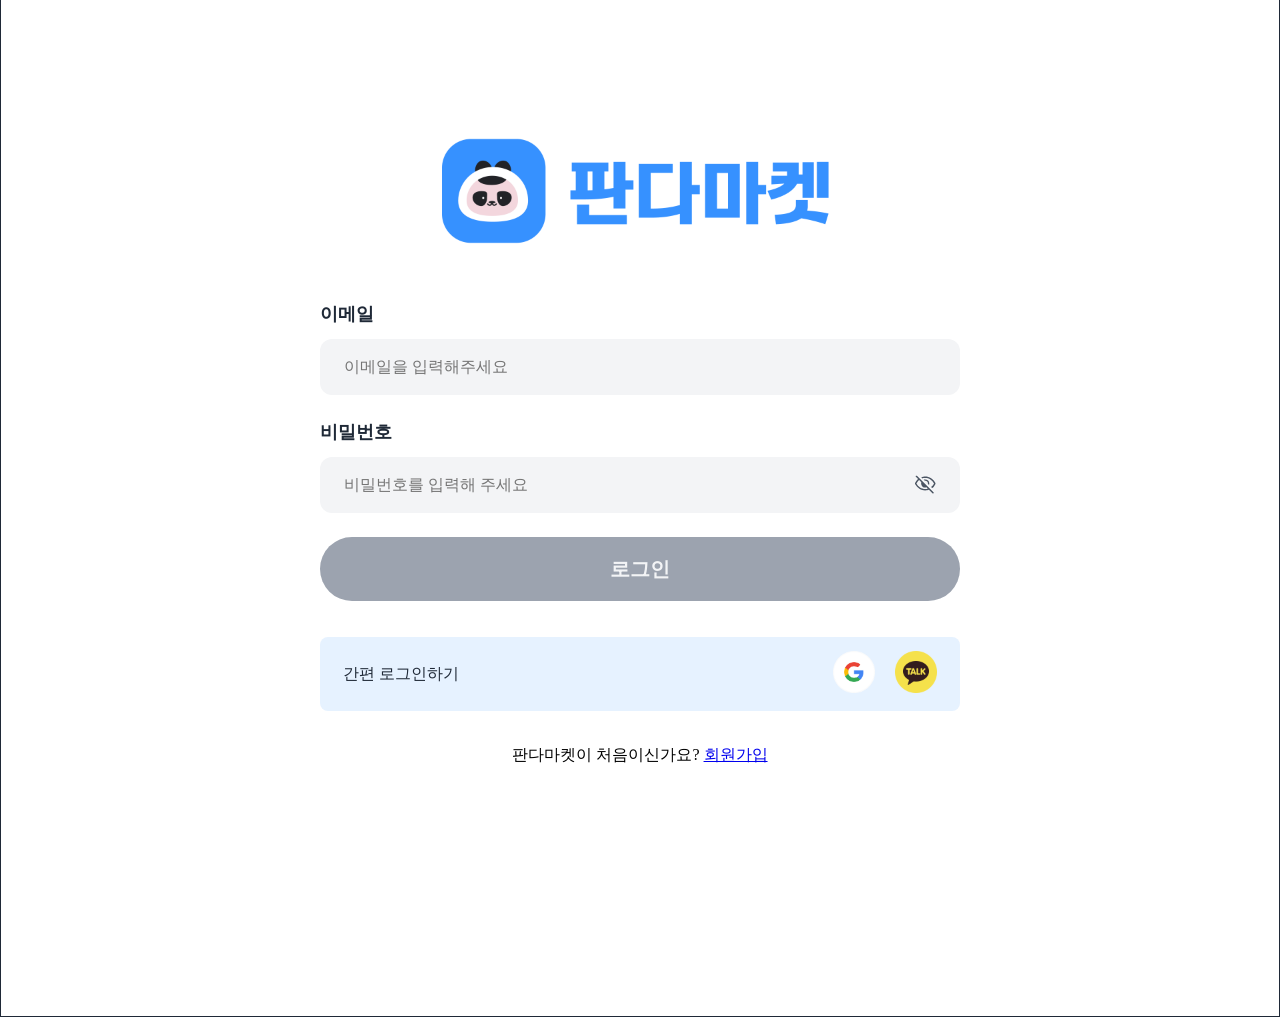
<file: sprint-mission/login/login.html>
<!doctype html>
<html lang="ko">
  <head>
    <meta charset="UTF-8" />
    <meta name="viewport" content="width=device-width, initial-scale=1.0" />
    <title>Document</title>
    <link rel="stylesheet" href="./login.css" />
    <link rel="stylesheet" href="../reset.css" />
  </head>
  <body>
    <div class="wrap">
      <div class="login-wrap">
        <a href="../index.html">
          <img src="../image/logo.png" alt="" class="logo" />
        </a>
        <form action="" method="post" class="login-form">
          <label for="email" class="label gap-top">이메일</label>
          <input
            type="text"
            id="email"
            placeholder="이메일을 입력해주세요"
            class="input-text"
          />
          <label for="password" class="label gap">비밀번호</label>
          <div class="password-wrap">
            <input
              type="password"
              id="password"
              placeholder="비밀번호를 입력해 주세요"
              class="input-text"
            />
            <svg
              xmlns="http://www.w3.org/2000/svg"
              width="21"
              height="19"
              viewBox="0 0 21 19"
              fill="none"
              class="eye"
            >
              <path
                d="M13.9846 9.4788L12.8615 8.35575C13.032 7.466 12.798 6.70702 12.1596 6.07882C11.5211 5.45062 10.7551 5.2096 9.8615 5.35575L8.73845 4.2327C8.9705 4.125 9.20927 4.04743 9.45477 4C9.70029 3.95257 9.95253 3.92885 10.2115 3.92885C11.3461 3.92885 12.3092 4.32468 13.1009 5.11635C13.8926 5.90802 14.2884 6.87115 14.2884 8.00575C14.2884 8.26472 14.2663 8.51696 14.2221 8.76248C14.1778 9.00797 14.0987 9.24675 13.9846 9.4788ZM17.1653 12.5904L16.0615 11.5557C16.6948 11.0724 17.2615 10.5349 17.7615 9.94325C18.2615 9.35158 18.6782 8.70575 19.0115 8.00575C18.1782 6.32242 16.974 4.98492 15.399 3.99325C13.824 3.00158 12.0948 2.50575 10.2115 2.50575C9.72817 2.50575 9.25733 2.53908 8.799 2.60575C8.34067 2.67242 7.87817 2.77242 7.4115 2.90575L6.24615 1.7404C6.88203 1.48912 7.53042 1.30386 8.19133 1.18463C8.85221 1.06539 9.5256 1.00577 10.2115 1.00577C12.3602 1.00577 14.3339 1.56411 16.1326 2.68077C17.9313 3.79744 19.3147 5.30833 20.2826 7.21345C20.3493 7.34037 20.3977 7.46825 20.4278 7.5971C20.4579 7.72595 20.473 7.86217 20.473 8.00575C20.473 8.14933 20.4605 8.28555 20.4355 8.4144C20.4105 8.54325 20.3647 8.67113 20.298 8.79805C19.9442 9.55062 19.4999 10.2455 18.9653 10.8826C18.4307 11.5198 17.8307 12.0891 17.1653 12.5904ZM10.2115 15.0057C8.10638 15.0057 6.17691 14.4432 4.42308 13.3182C2.66923 12.1932 1.27499 10.7115 0.240375 8.87305C0.157042 8.74613 0.09615 8.60832 0.0577 8.4596C0.0192333 8.31088 0 8.1596 0 8.00575C0 7.8519 0.0166667 7.70318 0.05 7.5596C0.0833333 7.41602 0.141667 7.27563 0.225 7.13845C0.5968 6.45897 1.01796 5.81185 1.48847 5.1971C1.95899 4.58235 2.50002 4.03139 3.11155 3.54422L0.85385 1.27112C0.715383 1.12241 0.647117 0.945807 0.64905 0.741324C0.650967 0.53684 0.724358 0.362166 0.869225 0.217299C1.01409 0.0724322 1.18973 0 1.39615 0C1.60255 0 1.77818 0.0724322 1.92305 0.217299L18.5 16.7942C18.6384 16.9326 18.7118 17.1041 18.7201 17.3086C18.7285 17.5131 18.6551 17.6929 18.5 17.848C18.3551 17.9929 18.1794 18.0653 17.973 18.0653C17.7666 18.0653 17.591 17.9929 17.4461 17.848L13.9269 14.3595C13.3372 14.5878 12.7311 14.7525 12.1086 14.8538C11.4862 14.9551 10.8538 15.0057 10.2115 15.0057ZM4.16537 4.59802C3.57947 5.05059 3.05287 5.56246 2.58555 6.13362C2.11823 6.70477 1.72688 7.32882 1.4115 8.00575C2.24483 9.68908 3.449 11.0266 5.024 12.0182C6.599 13.0099 8.32817 13.5057 10.2115 13.5057C10.641 13.5057 11.0638 13.4769 11.4798 13.4192C11.8958 13.3615 12.309 13.2724 12.7192 13.1519L11.4538 11.8557C11.2513 11.9442 11.049 12.0041 10.8471 12.0355C10.6452 12.0669 10.4333 12.0826 10.2115 12.0826C9.0769 12.0826 8.11377 11.6868 7.3221 10.8951C6.53043 10.1035 6.1346 9.14035 6.1346 8.00575C6.1346 7.78395 6.15191 7.57209 6.18652 7.37018C6.22114 7.16824 6.27948 6.96599 6.36153 6.76342L4.16537 4.59802Z"
                fill="#4B5563"
              />
            </svg>
          </div>
          <button class="gap login-button">로그인</button>
        </form>
        <div class="social-login gap">
          <span class="social-login-font">간편 로그인하기</span>
          <div class="social-img-wrap">
            <img src="../image/icon/google.png" class="social-img" />
            <img src="../image/icon/kakao.png" class="social-img gap-l-16" />
          </div>
        </div>
        <div class="gap">
          판다마켓이 처음이신가요? <a href="../signup/signup.html">회원가입</a>
        </div>
      </div>
    </div>
  </body>
</html>
</file>
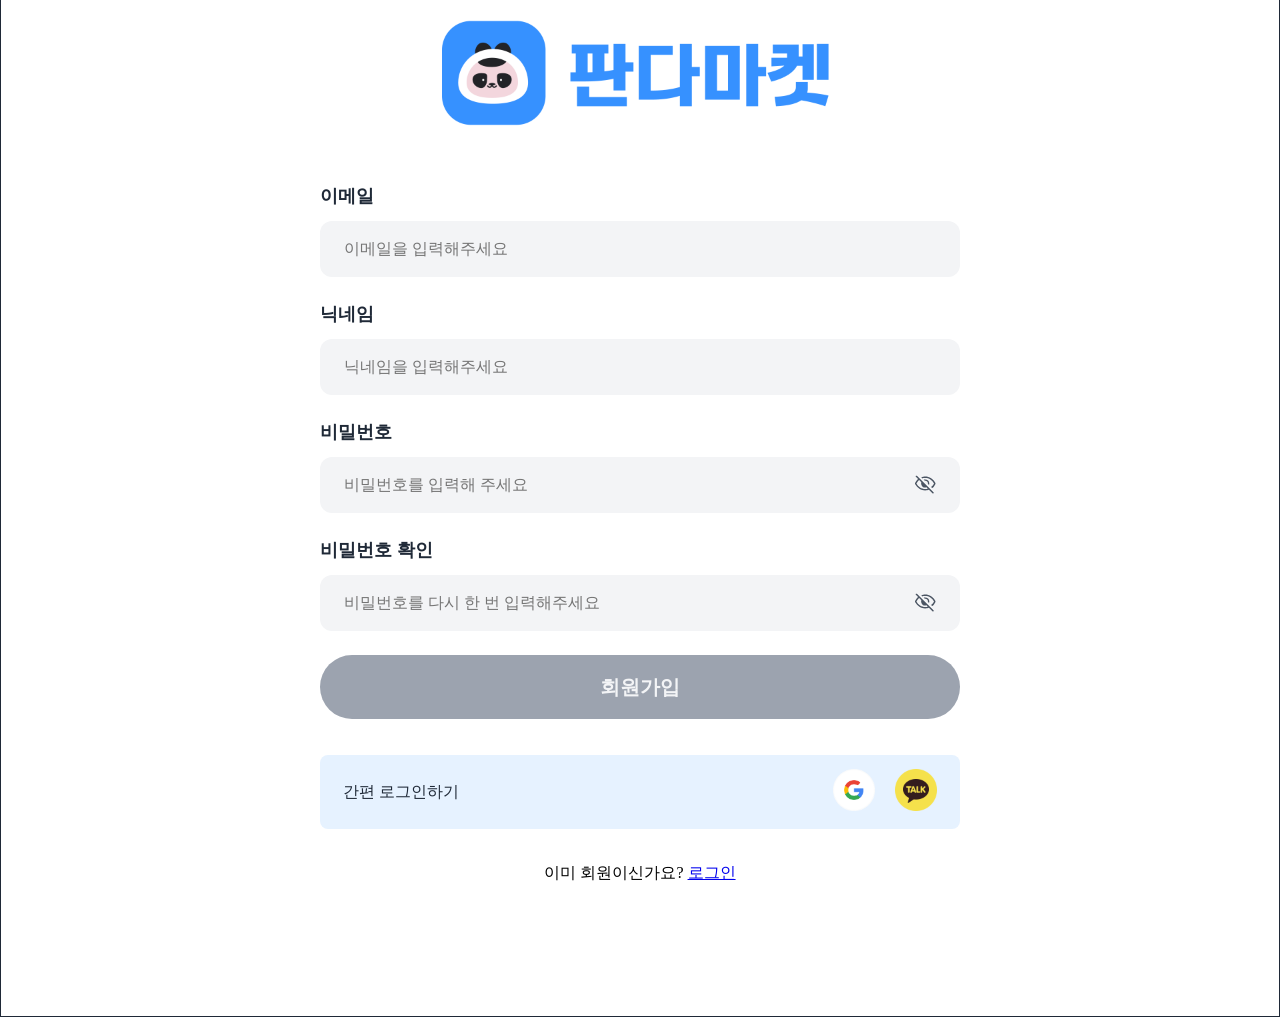
<file: sprint-mission/signup/signup.html>
<!doctype html>
<html lang="ko">
  <head>
    <meta charset="UTF-8" />
    <meta name="viewport" content="width=device-width, initial-scale=1.0" />
    <title>Document</title>
    <link rel="stylesheet" href="./signup.css" />
    <link rel="stylesheet" href="../reset.css" />
  </head>
  <body>
    <div class="wrap">
      <div class="login-wrap">
        <a href="../index.html">
          <img src="../image/logo.png" alt="" class="logo" />
        </a>
        <form action="" method="post" class="login-form">
          <label for="email" class="label gap-top">이메일</label>
          <input
            type="text"
            id="email"
            placeholder="이메일을 입력해주세요"
            class="input-text"
          />

          <label for="name" class="label gap">닉네임</label>
          <input
            type="text"
            id="name"
            placeholder="닉네임을 입력해주세요"
            class="input-text"
          />

          <label for="password" class="label gap">비밀번호</label>
          <div class="password-wrap">
            <input
              type="password"
              id="password"
              placeholder="비밀번호를 입력해 주세요"
              class="input-text"
            />
            <svg
              xmlns="http://www.w3.org/2000/svg"
              width="21"
              height="19"
              viewBox="0 0 21 19"
              fill="none"
              class="eye"
            >
              <path
                d="M13.9846 9.4788L12.8615 8.35575C13.032 7.466 12.798 6.70702 12.1596 6.07882C11.5211 5.45062 10.7551 5.2096 9.8615 5.35575L8.73845 4.2327C8.9705 4.125 9.20927 4.04743 9.45477 4C9.70029 3.95257 9.95253 3.92885 10.2115 3.92885C11.3461 3.92885 12.3092 4.32468 13.1009 5.11635C13.8926 5.90802 14.2884 6.87115 14.2884 8.00575C14.2884 8.26472 14.2663 8.51696 14.2221 8.76248C14.1778 9.00797 14.0987 9.24675 13.9846 9.4788ZM17.1653 12.5904L16.0615 11.5557C16.6948 11.0724 17.2615 10.5349 17.7615 9.94325C18.2615 9.35158 18.6782 8.70575 19.0115 8.00575C18.1782 6.32242 16.974 4.98492 15.399 3.99325C13.824 3.00158 12.0948 2.50575 10.2115 2.50575C9.72817 2.50575 9.25733 2.53908 8.799 2.60575C8.34067 2.67242 7.87817 2.77242 7.4115 2.90575L6.24615 1.7404C6.88203 1.48912 7.53042 1.30386 8.19133 1.18463C8.85221 1.06539 9.5256 1.00577 10.2115 1.00577C12.3602 1.00577 14.3339 1.56411 16.1326 2.68077C17.9313 3.79744 19.3147 5.30833 20.2826 7.21345C20.3493 7.34037 20.3977 7.46825 20.4278 7.5971C20.4579 7.72595 20.473 7.86217 20.473 8.00575C20.473 8.14933 20.4605 8.28555 20.4355 8.4144C20.4105 8.54325 20.3647 8.67113 20.298 8.79805C19.9442 9.55062 19.4999 10.2455 18.9653 10.8826C18.4307 11.5198 17.8307 12.0891 17.1653 12.5904ZM10.2115 15.0057C8.10638 15.0057 6.17691 14.4432 4.42308 13.3182C2.66923 12.1932 1.27499 10.7115 0.240375 8.87305C0.157042 8.74613 0.09615 8.60832 0.0577 8.4596C0.0192333 8.31088 0 8.1596 0 8.00575C0 7.8519 0.0166667 7.70318 0.05 7.5596C0.0833333 7.41602 0.141667 7.27563 0.225 7.13845C0.5968 6.45897 1.01796 5.81185 1.48847 5.1971C1.95899 4.58235 2.50002 4.03139 3.11155 3.54422L0.85385 1.27112C0.715383 1.12241 0.647117 0.945807 0.64905 0.741324C0.650967 0.53684 0.724358 0.362166 0.869225 0.217299C1.01409 0.0724322 1.18973 0 1.39615 0C1.60255 0 1.77818 0.0724322 1.92305 0.217299L18.5 16.7942C18.6384 16.9326 18.7118 17.1041 18.7201 17.3086C18.7285 17.5131 18.6551 17.6929 18.5 17.848C18.3551 17.9929 18.1794 18.0653 17.973 18.0653C17.7666 18.0653 17.591 17.9929 17.4461 17.848L13.9269 14.3595C13.3372 14.5878 12.7311 14.7525 12.1086 14.8538C11.4862 14.9551 10.8538 15.0057 10.2115 15.0057ZM4.16537 4.59802C3.57947 5.05059 3.05287 5.56246 2.58555 6.13362C2.11823 6.70477 1.72688 7.32882 1.4115 8.00575C2.24483 9.68908 3.449 11.0266 5.024 12.0182C6.599 13.0099 8.32817 13.5057 10.2115 13.5057C10.641 13.5057 11.0638 13.4769 11.4798 13.4192C11.8958 13.3615 12.309 13.2724 12.7192 13.1519L11.4538 11.8557C11.2513 11.9442 11.049 12.0041 10.8471 12.0355C10.6452 12.0669 10.4333 12.0826 10.2115 12.0826C9.0769 12.0826 8.11377 11.6868 7.3221 10.8951C6.53043 10.1035 6.1346 9.14035 6.1346 8.00575C6.1346 7.78395 6.15191 7.57209 6.18652 7.37018C6.22114 7.16824 6.27948 6.96599 6.36153 6.76342L4.16537 4.59802Z"
                fill="#4B5563"
              />
            </svg>
          </div>

          <label for="password" class="label gap">비밀번호 확인</label>
          <div class="password-wrap">
            <input
              type="password"
              id="password"
              placeholder="비밀번호를 다시 한 번 입력해주세요"
              class="input-text"
            />
            <svg
              xmlns="http://www.w3.org/2000/svg"
              width="21"
              height="19"
              viewBox="0 0 21 19"
              fill="none"
              class="eye"
            >
              <path
                d="M13.9846 9.4788L12.8615 8.35575C13.032 7.466 12.798 6.70702 12.1596 6.07882C11.5211 5.45062 10.7551 5.2096 9.8615 5.35575L8.73845 4.2327C8.9705 4.125 9.20927 4.04743 9.45477 4C9.70029 3.95257 9.95253 3.92885 10.2115 3.92885C11.3461 3.92885 12.3092 4.32468 13.1009 5.11635C13.8926 5.90802 14.2884 6.87115 14.2884 8.00575C14.2884 8.26472 14.2663 8.51696 14.2221 8.76248C14.1778 9.00797 14.0987 9.24675 13.9846 9.4788ZM17.1653 12.5904L16.0615 11.5557C16.6948 11.0724 17.2615 10.5349 17.7615 9.94325C18.2615 9.35158 18.6782 8.70575 19.0115 8.00575C18.1782 6.32242 16.974 4.98492 15.399 3.99325C13.824 3.00158 12.0948 2.50575 10.2115 2.50575C9.72817 2.50575 9.25733 2.53908 8.799 2.60575C8.34067 2.67242 7.87817 2.77242 7.4115 2.90575L6.24615 1.7404C6.88203 1.48912 7.53042 1.30386 8.19133 1.18463C8.85221 1.06539 9.5256 1.00577 10.2115 1.00577C12.3602 1.00577 14.3339 1.56411 16.1326 2.68077C17.9313 3.79744 19.3147 5.30833 20.2826 7.21345C20.3493 7.34037 20.3977 7.46825 20.4278 7.5971C20.4579 7.72595 20.473 7.86217 20.473 8.00575C20.473 8.14933 20.4605 8.28555 20.4355 8.4144C20.4105 8.54325 20.3647 8.67113 20.298 8.79805C19.9442 9.55062 19.4999 10.2455 18.9653 10.8826C18.4307 11.5198 17.8307 12.0891 17.1653 12.5904ZM10.2115 15.0057C8.10638 15.0057 6.17691 14.4432 4.42308 13.3182C2.66923 12.1932 1.27499 10.7115 0.240375 8.87305C0.157042 8.74613 0.09615 8.60832 0.0577 8.4596C0.0192333 8.31088 0 8.1596 0 8.00575C0 7.8519 0.0166667 7.70318 0.05 7.5596C0.0833333 7.41602 0.141667 7.27563 0.225 7.13845C0.5968 6.45897 1.01796 5.81185 1.48847 5.1971C1.95899 4.58235 2.50002 4.03139 3.11155 3.54422L0.85385 1.27112C0.715383 1.12241 0.647117 0.945807 0.64905 0.741324C0.650967 0.53684 0.724358 0.362166 0.869225 0.217299C1.01409 0.0724322 1.18973 0 1.39615 0C1.60255 0 1.77818 0.0724322 1.92305 0.217299L18.5 16.7942C18.6384 16.9326 18.7118 17.1041 18.7201 17.3086C18.7285 17.5131 18.6551 17.6929 18.5 17.848C18.3551 17.9929 18.1794 18.0653 17.973 18.0653C17.7666 18.0653 17.591 17.9929 17.4461 17.848L13.9269 14.3595C13.3372 14.5878 12.7311 14.7525 12.1086 14.8538C11.4862 14.9551 10.8538 15.0057 10.2115 15.0057ZM4.16537 4.59802C3.57947 5.05059 3.05287 5.56246 2.58555 6.13362C2.11823 6.70477 1.72688 7.32882 1.4115 8.00575C2.24483 9.68908 3.449 11.0266 5.024 12.0182C6.599 13.0099 8.32817 13.5057 10.2115 13.5057C10.641 13.5057 11.0638 13.4769 11.4798 13.4192C11.8958 13.3615 12.309 13.2724 12.7192 13.1519L11.4538 11.8557C11.2513 11.9442 11.049 12.0041 10.8471 12.0355C10.6452 12.0669 10.4333 12.0826 10.2115 12.0826C9.0769 12.0826 8.11377 11.6868 7.3221 10.8951C6.53043 10.1035 6.1346 9.14035 6.1346 8.00575C6.1346 7.78395 6.15191 7.57209 6.18652 7.37018C6.22114 7.16824 6.27948 6.96599 6.36153 6.76342L4.16537 4.59802Z"
                fill="#4B5563"
              />
            </svg>
          </div>
          <button class="gap login-button">회원가입</button>
        </form>
        <div class="social-login gap">
          <span class="social-login-font">간편 로그인하기</span>
          <div class="social-img-wrap">
            <img src="../image/icon/google.png" class="social-img" />
            <img src="../image/icon/kakao.png" class="social-img gap-l-16" />
          </div>
        </div>
        <div class="gap">
          이미 회원이신가요? <a href="../login/login.html">로그인</a>
        </div>
      </div>
    </div>
  </body>
</html>
</file>
<file: sprint-mission/login/login.css>
* {
  margin: 0;
  padding: 0;
  box-sizing: border-box;
}

.wrap {
  width: 100vw;
  height: 100vh;
  display: flex;
  justify-content: center;
  align-items: center;
}

.login-wrap {
  width: 1920px;
  height: 1133px;
  display: flex;
  flex-direction: column;
  justify-content: center;
  align-items: center;
  border: #1f2937 1px solid;
}

.logo {
  width: 396px;
  height: 132px;
  margin-bottom: 40px;
}

.login-form {
  display: flex;
  flex-direction: column;
  max-width: 640px;
  width: 100%;
}

.label {
  color: var(--Secondary-800, #1f2937);

  /* pretendard/2lg-18px-bold */
  font-family: Pretendard;
  font-size: 18px;
  font-style: normal;
  font-weight: 700;
  line-height: 26px; /* 144.444% */
}

.input-text {
  max-width: 640px;
  width: 100%;
  height: 56px;
  padding: 16px 24px;
  border-radius: 12px;
  /* margin-top: 12px; */
  background: var(--Cool-Gray-100, #f3f4f6);
  border: var(--Cool-Gray-100, #f3f4f6);

  color: var(--Secondary-400, #9ca3af);

  /* pretendard/lg-16px-regular */
  font-family: Pretendard;
  font-size: 16px;
  font-style: normal;
  font-weight: 400;
  line-height: 26px; /* 162.5% */
}

.input-text :focus {
  border: #3692ff;
  /* border: #f3f4f6; */
}

.gap {
  margin-top: 24px;
  margin-bottom: 12px;
}

.gap-top {
  margin-bottom: 12px;
}
.login-button {
  max-width: 640px;
  padding: 16px 0;
  width: 100%;
  display: flex;
  justify-content: center; /* 가로 중앙 */
  align-items: center;
  border-radius: 40px;
  background: var(--Secondary-400, #9ca3af);
  border: var(--Secondary-400, #9ca3af);

  color: var(--Cool-Gray-100, #f3f4f6);
  text-align: center;

  /* pretendard/xl-20px-semibold */
  font-family: Pretendard;
  font-size: 20px;
  font-style: normal;
  font-weight: 600;
  line-height: 32px; /* 160% */
}

.social-login {
  max-width: 640px;
  width: 100%;
  height: 74px;
  padding: 16px 23px;
  border-radius: 8px;
  background: #e6f2ff;
  display: flex;
  flex-direction: row;
  justify-content: space-between;
  align-items: center;
}

.social-login-font {
  color: var(--Secondary-800, #1f2937);

  /* pretendard/lg-16px-medium */
  font-family: Pretendard;
  font-size: 16px;
  font-style: normal;
  font-weight: 500;
  line-height: 26px; /* 162.5% */
}

.social-img {
  width: 42px;
  height: 42px;
  cursor: pointer;
}

.gap-l-16 {
  margin-left: 16px;
}

.password-wrap {
  position: relative;
}

.eye {
  position: absolute;
  right: 24px;
  top: 50%;
  transform: translateY(-50%);
  cursor: pointer;
}
</file>
<file: sprint-mission/signup/signup.css>
* {
  margin: 0;
  padding: 0;
  box-sizing: border-box;
}

.wrap {
  width: 100vw;
  height: 100vh;
  display: flex;
  justify-content: center;
  align-items: center;
}

.login-wrap {
  width: 1920px;
  height: 1133px;
  display: flex;
  flex-direction: column;
  justify-content: center;
  align-items: center;
  border: #1f2937 1px solid;
}

.logo {
  width: 396px;
  height: 132px;
  margin-bottom: 40px;
}

.login-form {
  display: flex;
  flex-direction: column;
  max-width: 640px;
  width: 100%;
}

.label {
  color: var(--Secondary-800, #1f2937);

  /* pretendard/2lg-18px-bold */
  font-family: Pretendard;
  font-size: 18px;
  font-style: normal;
  font-weight: 700;
  line-height: 26px; /* 144.444% */
}

.input-text {
  max-width: 640px;
  width: 100%;
  height: 56px;
  padding: 16px 24px;
  border-radius: 12px;
  /* margin-top: 12px; */
  background: var(--Cool-Gray-100, #f3f4f6);
  border: var(--Cool-Gray-100, #f3f4f6);

  color: var(--Secondary-400, #9ca3af);

  /* pretendard/lg-16px-regular */
  font-family: Pretendard;
  font-size: 16px;
  font-style: normal;
  font-weight: 400;
  line-height: 26px; /* 162.5% */
}

.input-text :focus {
  border: #3692ff;
  /* border: #f3f4f6; */
}

.gap {
  margin-top: 24px;
  margin-bottom: 12px;
}

.gap-top {
  margin-bottom: 12px;
}
.login-button {
  max-width: 640px;
  padding: 16px 0;
  width: 100%;
  display: flex;
  justify-content: center; /* 가로 중앙 */
  align-items: center;
  border-radius: 40px;
  background: var(--Secondary-400, #9ca3af);
  border: var(--Secondary-400, #9ca3af);

  color: var(--Cool-Gray-100, #f3f4f6);
  text-align: center;

  /* pretendard/xl-20px-semibold */
  font-family: Pretendard;
  font-size: 20px;
  font-style: normal;
  font-weight: 600;
  line-height: 32px; /* 160% */
}

.social-login {
  max-width: 640px;
  width: 100%;
  height: 74px;
  padding: 16px 23px;
  border-radius: 8px;
  background: #e6f2ff;
  display: flex;
  flex-direction: row;
  justify-content: space-between;
  align-items: center;
}

.social-login-font {
  color: var(--Secondary-800, #1f2937);

  /* pretendard/lg-16px-medium */
  font-family: Pretendard;
  font-size: 16px;
  font-style: normal;
  font-weight: 500;
  line-height: 26px; /* 162.5% */
}

.social-img {
  width: 42px;
  height: 42px;
  cursor: pointer;
}

.gap-l-16 {
  margin-left: 16px;
}

.password-wrap {
  position: relative;
}

.eye {
  position: absolute;
  right: 24px;
  top: 50%;
  transform: translateY(-50%);
  cursor: pointer;
}
</file>
